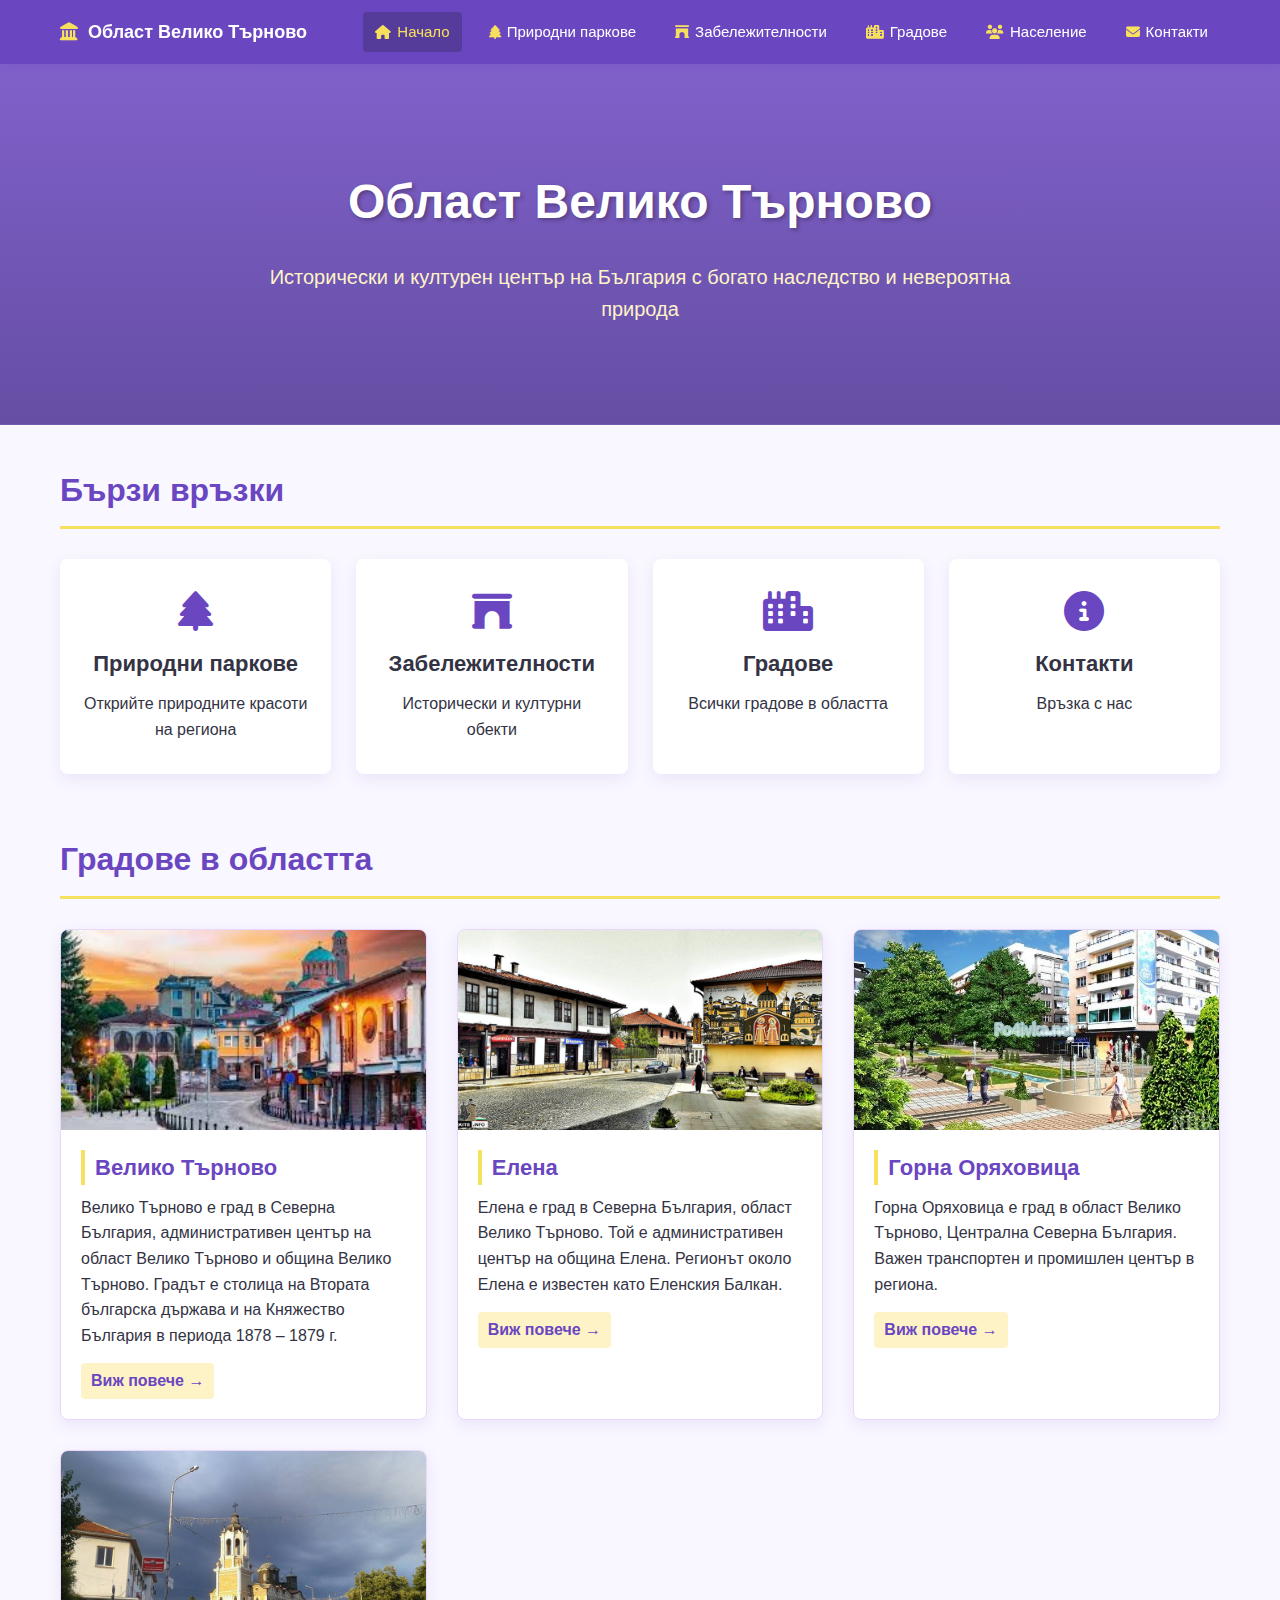
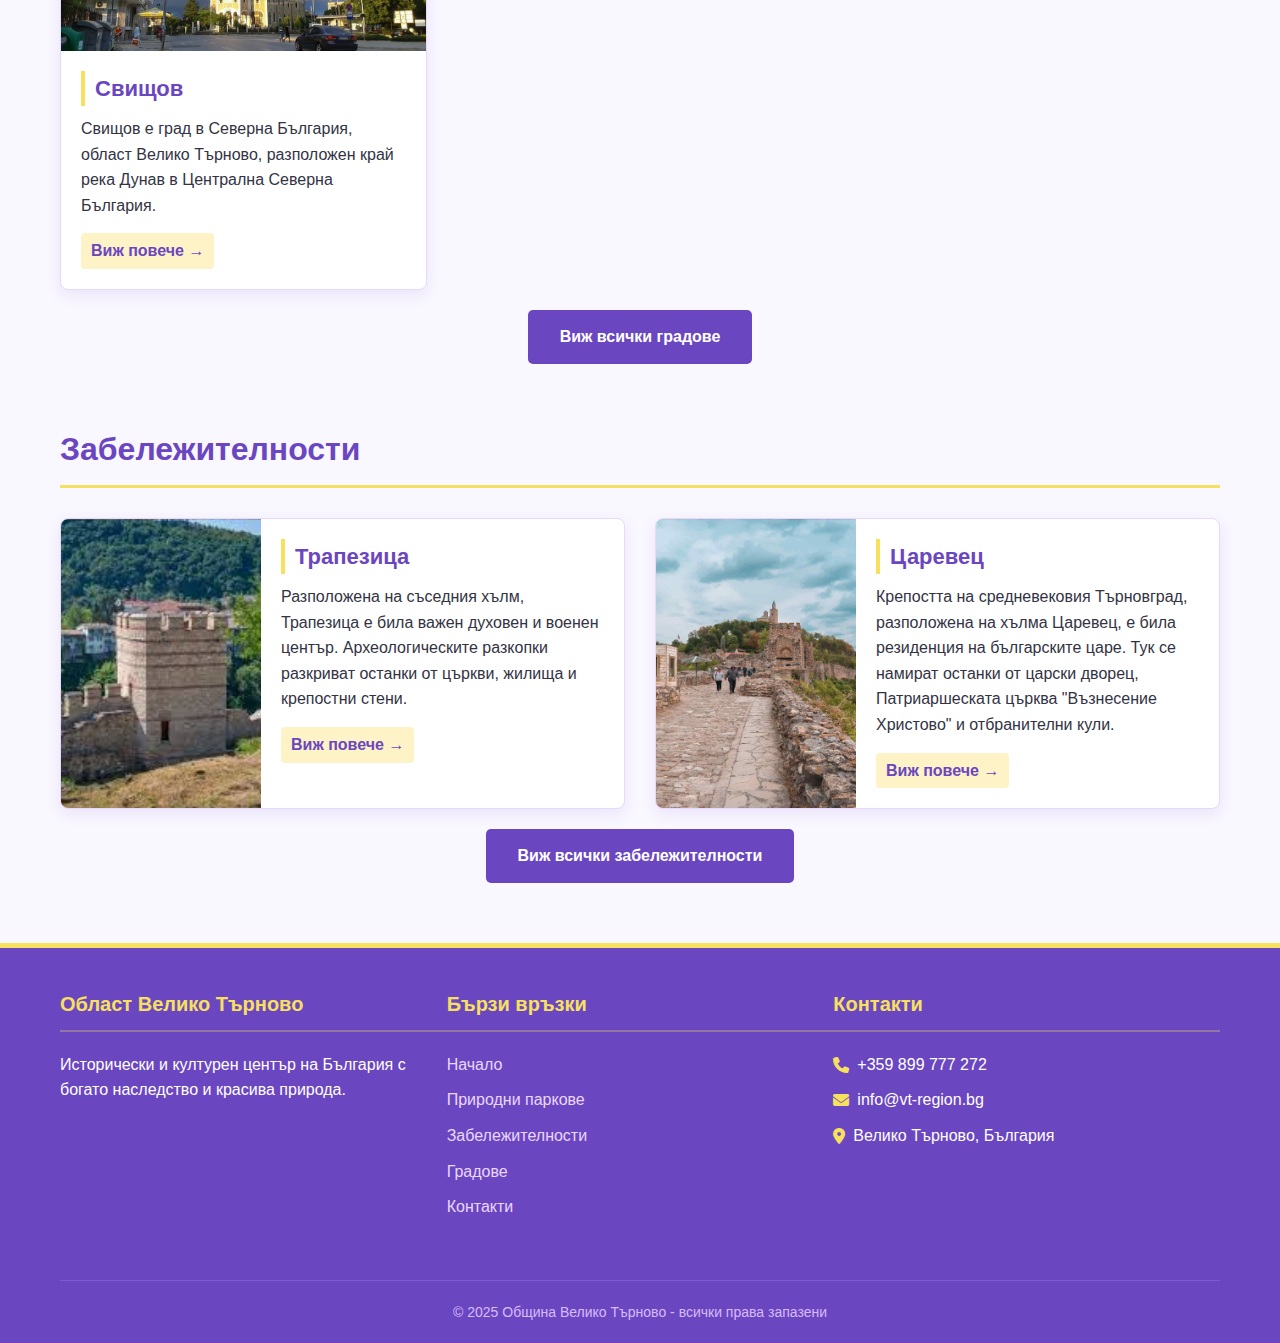
<file: index.html>
<!DOCTYPE html>
<html lang="bg">
<head>
    <meta charset="UTF-8">
    <meta name="viewport" content="width=device-width, initial-scale=1.0">
    <title>Област Велико Търново - Начало</title>
    <link rel="icon"  href="images.png">
    <link rel="stylesheet" href="https://cdnjs.cloudflare.com/ajax/libs/font-awesome/6.4.0/css/all.min.css">
    <link rel="stylesheet" href="style.css">
    <style>
        /* CSS за плавна навигация без JavaScript */
        html {
            scroll-behavior: smooth;
        }
    </style>
</head>
<body>
    <!-- Хедър с навигация -->
    <header>
        <div class="container header-container">
            <div class="logo">
                <i class="fas fa-landmark"></i>
                <span>Област Велико Търново</span>
            </div>
            <nav>
                <ul>
                    <li><a href="index.html" class="active"><i class="fas fa-home"></i> Начало</a></li>
                    <li><a href="parks.html"><i class="fas fa-tree"></i> Природни паркове</a></li>
                    <li><a href="attractions.html"><i class="fas fa-archway"></i> Забележителности</a></li>
                    <li><a href="cities.html"><i class="fas fa-city"></i> Градове</a></li>
                    <li><a href="population.html"><i class="fas fa-users"></i> Население</a></li>
                    <li><a href="contact.html"><i class="fas fa-envelope"></i> Контакти</a></li>
                </ul>
            </nav>
        </div>
    </header>
 
    <!-- Херо секция -->
    <section class="hero" id="home">
        <div class="container">
            <h1>Област Велико Търново</h1>
            <p>Исторически и културен център на България с богато наследство и невероятна природа</p>
        </div>
    </section>
 
    <!-- Основно съдържание -->
    <main class="container">
        <!-- Бързи линкове -->
        <section class="content-section quick-links-section">
            <h2 class="section-title">Бързи връзки</h2>
            <div class="quick-links-grid">
                <a href="parks.html" class="quick-link-card">
                    <i class="fas fa-tree"></i>
                    <h3>Природни паркове</h3>
                    <p>Открийте природните красоти на региона</p>
                </a>
                
                <a href="attractions.html" class="quick-link-card">
                    <i class="fas fa-archway"></i>
                    <h3>Забележителности</h3>
                    <p>Исторически и културни обекти</p>
                </a>
                
                <a href="cities.html" class="quick-link-card">
                    <i class="fas fa-city"></i>
                    <h3>Градове</h3>
                    <p>Всички градове в областта</p>
                </a>
                
                <a href="contact.html" class="quick-link-card">
                    <i class="fas fa-info-circle"></i>
                    <h3>Контакти</h3>
                    <p>Връзка с нас</p>
                </a>
            </div>
        </section>
 
        <!-- Градове секция (преглед) -->
        <section class="content-section" id="cities">
            <h2 class="section-title">Градове в областта</h2>
            <div class="regions-grid">
                <div class="region-card">
                    <div class="region-img"  style="background-image: url(Велико\ Търново.jpg);"></div>
                    <div class="region-content">
                        <h3 class="region-title">Велико Търново</h3>
                        <p>Велико Търново е град в Северна България, административен център на област Велико Търново и община Велико Търново. Градът е столица на Втората българска държава и на Княжество България в периода 1878 – 1879 г.</p>
                        <a href="cities.html#veliko-turnovo" class="read-more">Виж повече →</a>
                    </div>
                </div>
                
                <div class="region-card">
                    <div class="region-img" style="background-image: url(Елена.jpg);"></div>
                    <div class="region-content">
                        <h3 class="region-title">Елена</h3>
                        <p>Елена е град в Северна България, област Велико Търново. Той е административен център на община Елена. Регионът около Елена е известен като Еленския Балкан.</p>
                        <a href="cities.html#elena" class="read-more">Виж повече →</a>
                    </div>
                </div>
                
                <div class="region-card">
                    <div class="region-img" style="background-image: url(Горна\ Оряховица.jpg);"></div>
                    <div class="region-content">
                        <h3 class="region-title">Горна Оряховица</h3>
                        <p>Горна Оряховица е град в област Велико Търново, Централна Северна България. Важен транспортен и промишлен център в региона.</p>
                        <a href="cities.html#gorna-oryahovitsa" class="read-more">Виж повече →</a>
                    </div>
                </div>
                
                <div class="region-card">
                    <div class="region-img" style="background-image: url(Свищов.jpg);"></div>
                    <div class="region-content">
                        <h3 class="region-title">Свищов</h3>
                        <p>Свищов е град в Северна България, област Велико Търново, разположен край река Дунав в Централна Северна България.</p>
                        <a href="cities.html#svishtov" class="read-more">Виж повече →</a>
                    </div>
                </div>
            </div>
            <div class="text-center">
                <a href="cities.html" class="btn-primary">Виж всички градове</a>
            </div>
        </section>
        
        <!-- Забележителности секция (преглед) -->
        <section class="content-section" id="attractions-preview">
            <h2 class="section-title">Забележителности</h2>
            <div class="attractions-container">
                <div class="attraction-card">
                    <div class="attraction-img" style="background-image: url(трапезица.jpg);"></div>
                    <div class="attraction-content">
                        <h3 class="region-title">Трапезица</h3>
                        <p>Разположена на съседния хълм, Трапезица е била важен духовен и военен център. Археологическите разкопки разкриват останки от църкви, жилища и крепостни стени.</p>
                        <a href="attractions.html#trapezitsa" class="read-more">Виж повече →</a>
                    </div>
                </div>
                
                <div class="attraction-card">
                    <div class="attraction-img" style="background-image: url(царевец.jpg);"></div>
                    <div class="attraction-content">
                        <h3 class="region-title">Царевец</h3>
                        <p>Крепостта на средневековия Търновград, разположена на хълма Царевец, е била резиденция на българските царе. Тук се намират останки от царски дворец, Патриаршеската църква "Възнесение Христово" и отбранителни кули.</p>
                        <a href="attractions.html#tsarevets" class="read-more">Виж повече →</a>
                    </div>
                </div>
            </div>
            <div class="text-center">
                <a href="attractions.html" class="btn-primary">Виж всички забележителности</a>
            </div>
        </section>
    </main>
 
    <!-- Футър -->
    <footer id="contact">
        <div class="container">
            <div class="footer-content">
                <div class="footer-section">
                    <h3>Област Велико Търново</h3>
                    <p>Исторически и културен център на България с богато наследство и красива природа.</p>
                </div>
                
                <div class="footer-section">
                    <h3>Бързи връзки</h3>
                    <ul class="footer-links">
                        <li><a href="index.html">Начало</a></li>
                        <li><a href="parks.html">Природни паркове</a></li>
                        <li><a href="attractions.html">Забележителности</a></li>
                        <li><a href="cities.html">Градове</a></li>
                        <li><a href="contact.html">Контакти</a></li>
                    </ul>
                </div>
                
                <div class="footer-section">
                    <h3>Контакти</h3>
                    <ul class="footer-links">
                        <li><i class="fas fa-phone"></i> +359 899 777 272</li>
                        <li><i class="fas fa-envelope"></i> info@vt-region.bg</li>
                        <li><i class="fas fa-map-marker-alt"></i> Велико Търново, България</li>
                    </ul>
                </div>
            </div>
            
            <div class="copyright">
                <p>&copy; 2025 Община Велико Търново - всички права запазени</p>
            </div>
        </div>
    </footer>
</body>
</html>
</file>
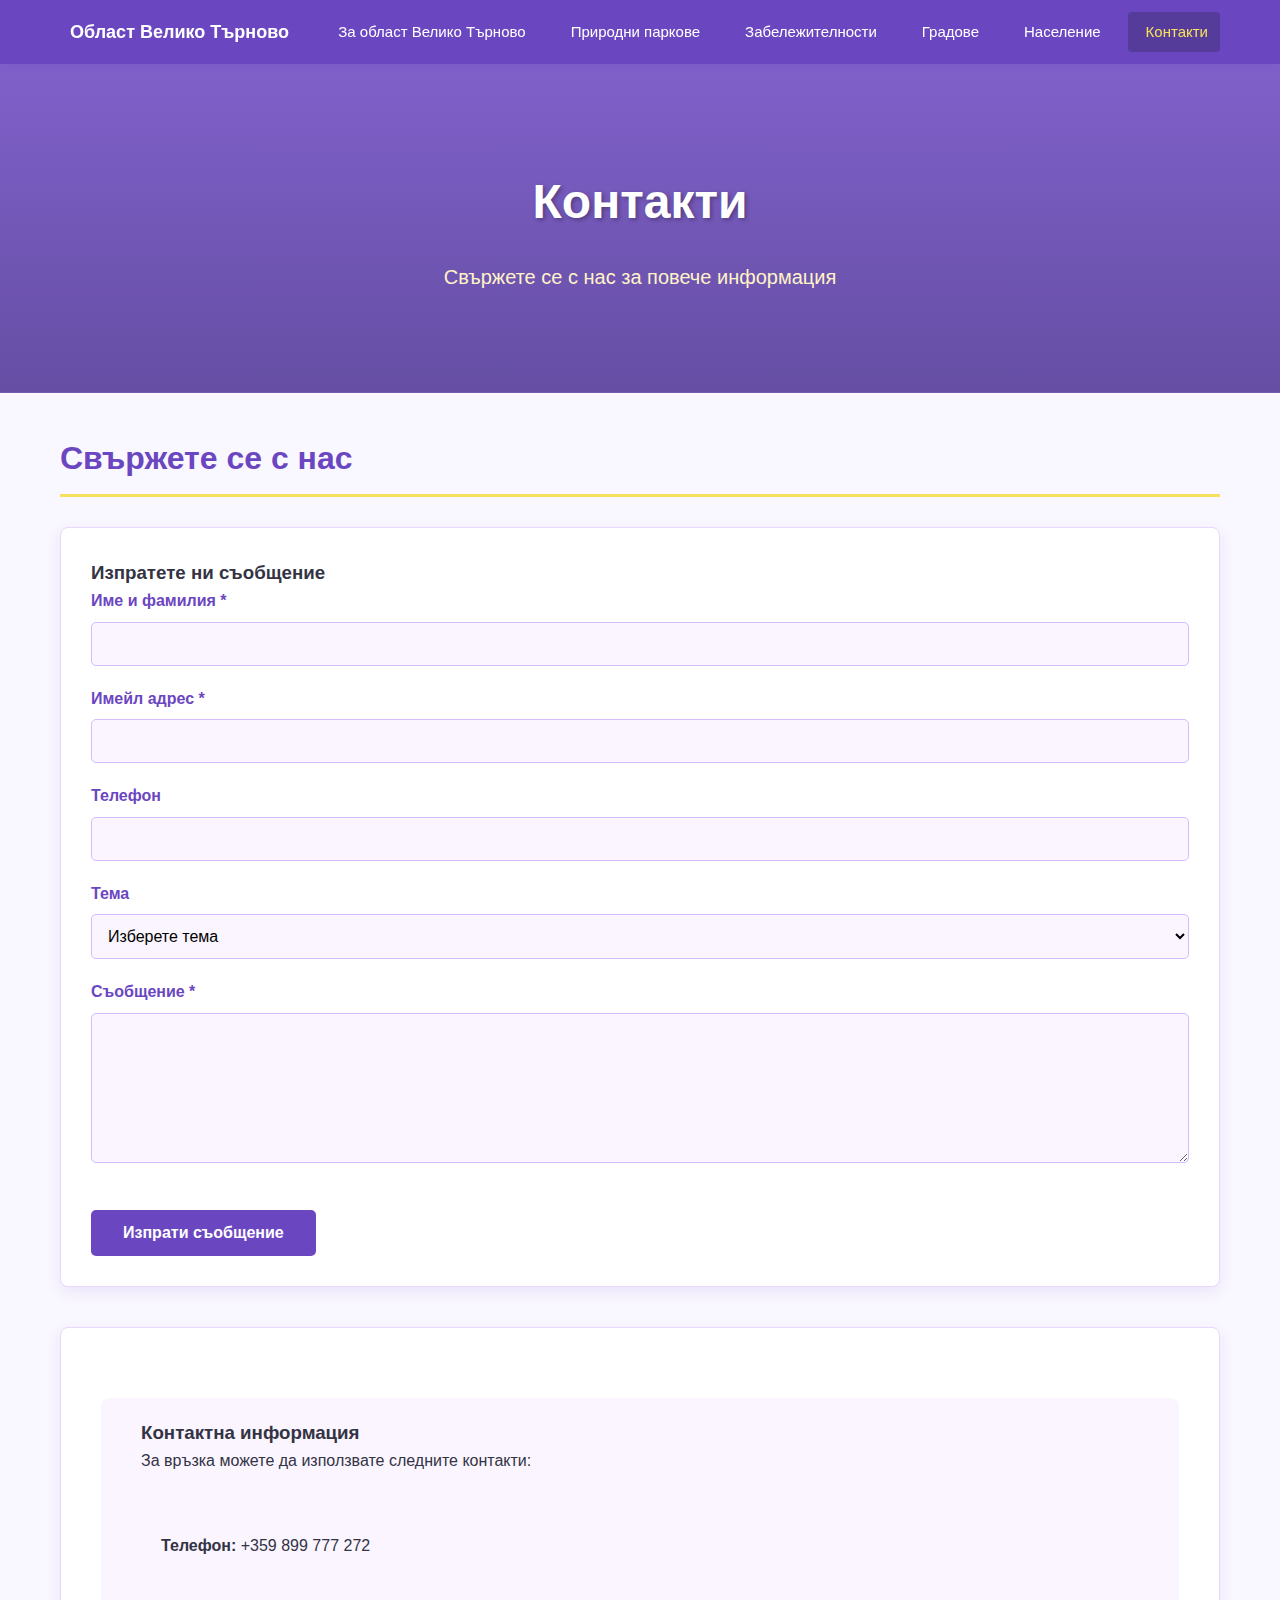
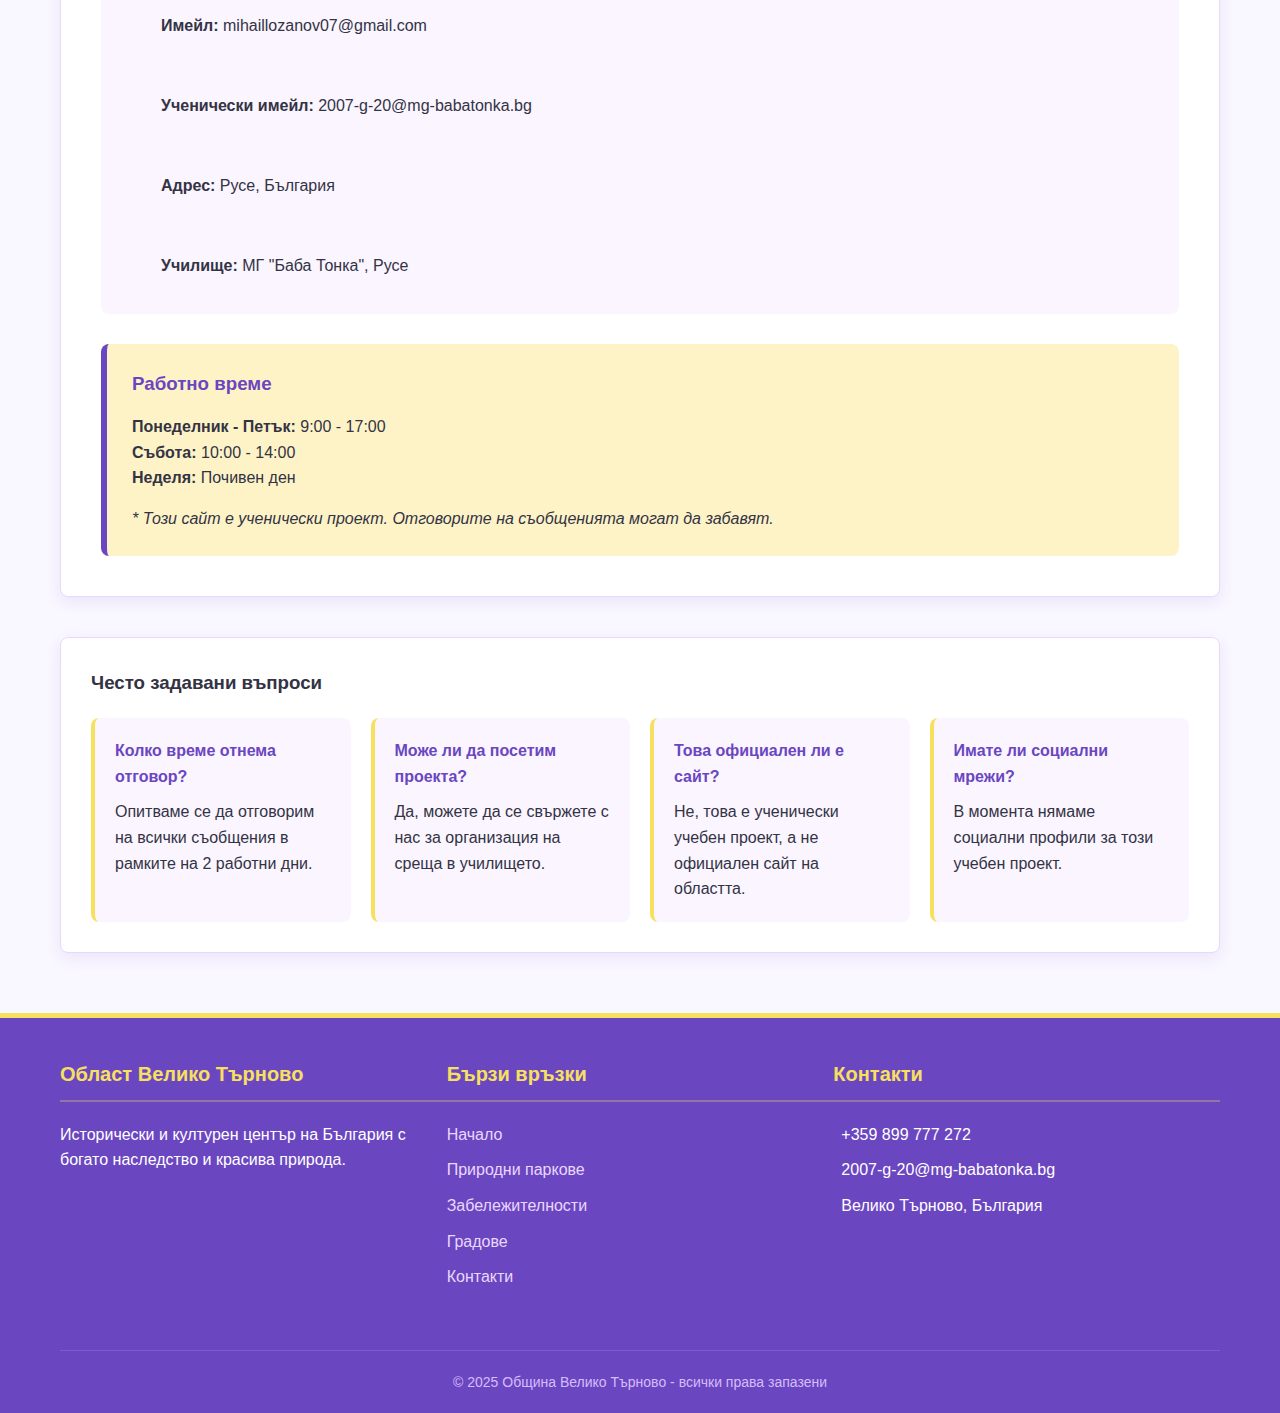
<file: contact.html>
<!DOCTYPE html>
<html lang="bg">
<head>
    <meta charset="UTF-8">
    <meta name="viewport" content="width=device-width, initial-scale=1.0">
    <title>Контакти - Област Велико Търново</title>
    <link rel="stylesheet" href="style.css">
    <link rel="icon"  href="images.png">
    
  
</head>
<body>
    <!-- Хедър с навигация -->
    <header>
        <div class="container header-container">
            <div class="logo">
                <i class="fas fa-landmark"></i>
                <span>Област Велико Търново</span>
            </div>
            <nav>
                <ul>
                    <li><a href="index.html"><i class="fas fa-home"></i> За област Велико Търново</a></li>
                    <li><a href="parks.html"><i class="fas fa-tree"></i> Природни паркове</a></li>
                    <li><a href="attractions.html"><i class="fas fa-archway"></i> Забележителности</a></li>
                    <li><a href="cities.html"><i class="fas fa-city"></i> Градове</a></li>
                    <li><a href="population.html"><i class="fas fa-users"></i> Население</a></li>
                    <li><a href="contact.html" class="active"><i class="fas fa-envelope"></i> Контакти</a></li>
                </ul>
            </nav>
        </div>
    </header>
 

    <section class="hero">
        <div class="container">
            <h1>Контакти</h1>
            <p>Свържете се с нас за повече информация</p>
        </div>
    </section>
 
    <!-- Основно съдържание -->
    <main class="container">
        <section class="content-section">
            <h2 class="section-title">Свържете се с нас</h2>
            
            <div class="contact-form">
                <h3>Изпратете ни съобщение</h3>
                
                <form id="contactForm" action="mailto:students@vt-region.bg" method="post" enctype="text/plain">
                    <div class="form-group">
                        <label for="name">Име и фамилия *</label>
                        <input type="text" id="name" name="name" class="form-control" required>
                    </div>
                    
                    <div class="form-group">
                        <label for="email">Имейл адрес *</label>
                        <input type="email" id="email" name="email" class="form-control" required>
                    </div>
                    
                    <div class="form-group">
                        <label for="phone">Телефон</label>
                        <input type="tel" id="phone" name="phone" class="form-control">
                    </div>
                    
                    <div class="form-group">
                        <label for="subject">Тема</label>
                        <select id="subject" name="subject" class="form-control">
                            <option value="">Изберете тема</option>
                            <option value="info">Обща информация</option>
                            <option value="tourism">Туристическа информация</option>
                            <option value="project">По проект</option>
                            <option value="other">Друго</option>
                        </select>
                    </div>
                    
                    <div class="form-group">
                        <label for="message">Съобщение *</label>
                        <textarea id="message" name="message" class="form-control" rows="5" required></textarea>
                    </div>
                    
                    <button type="submit" class="btn-primary">Изпрати съобщение</button>
                </form>
                
                <!-- Съобщение, което се показва при фокус на формата (CSS only) -->
                <div class="form-success">
                    <p><i class="fas fa-info-circle"></i> <strong>Забележка:</strong> Този сайт е учебен проект. Формата ще отвори вашия имейл клиент. За да работи правилно, трябва да имате настроен имейл клиент на вашия компютър.</p>
                </div>
            </div>
            
            <div class="about-section" style="margin-top: 40px;">
                <div class="students-info">
                    <i class="fas fa-address-book"></i>
                    <div>
                        <h3>Контактна информация</h3>
                        <p>За връзка можете да използвате следните контакти:</p>
                        
                        <div style="margin-top: 20px;">
                            <p><strong><i class="fas fa-phone"></i> Телефон:</strong> +359 899 777 272</p>
                            <p><strong><i class="fas fa-envelope"></i> Имейл:</strong> mihaillozanov07@gmail.com</p>
                            <p><strong><i class="fas fa-envelope"></i> Ученически имейл:</strong> 2007-g-20@mg-babatonka.bg</p>
                            <p><strong><i class="fas fa-map-marker-alt"></i> Адрес:</strong> Русе, България</p>
                            <p><strong><i class="fas fa-school"></i> Училище:</strong> МГ "Баба Тонка", Русе</p>
                        </div>
                    </div>
                </div>
                
                <div class="contact-info" style="margin-top: 30px;">
                    <h3>Работно време</h3>
                    <p><strong>Понеделник - Петък:</strong> 9:00 - 17:00</p>
                    <p><strong>Събота:</strong> 10:00 - 14:00</p>
                    <p><strong>Неделя:</strong> Почивен ден</p>
                    <p style="margin-top: 15px;"><em>* Този сайт е ученически проект. Отговорите на съобщенията могат да забавят.</em></p>
                </div>
            </div>
            
            <div class="population-section" style="margin-top: 40px;">
                <h3>Често задавани въпроси</h3>
                
                <div class="population-info">
                    <div class="population-item">
                        <h4>Колко време отнема отговор?</h4>
                        <p>Опитваме се да отговорим на всички съобщения в рамките на 2 работни дни.</p>
                    </div>
                    
                    <div class="population-item">
                        <h4>Може ли да посетим проекта?</h4>
                        <p>Да, можете да се свържете с нас за организация на среща в училището.</p>
                    </div>
                    
                    <div class="population-item">
                        <h4>Това официален ли е сайт?</h4>
                        <p>Не, това е ученически учебен проект, а не официален сайт на областта.</p>
                    </div>
                    
                    <div class="population-item">
                        <h4>Имате ли социални мрежи?</h4>
                        <p>В момента нямаме социални профили за този учебен проект.</p>
                    </div>
                </div>
            </div>
        </section>
    </main>
 
    <!-- Футър -->
    <footer>
        <div class="container">
            <div class="footer-content">
                <div class="footer-section">
                    <h3>Област Велико Търново</h3>
                    <p>Исторически и културен център на България с богато наследство и красива природа.</p>
                </div>
                
                <div class="footer-section">
                    <h3>Бързи връзки</h3>
                    <ul class="footer-links">
                        <li><a href="index.html">Начало</a></li>
                        <li><a href="parks.html">Природни паркове</a></li>
                        <li><a href="attractions.html">Забележителности</a></li>
                        <li><a href="cities.html">Градове</a></li>
                        <li><a href="contact.html">Контакти</a></li>
                    </ul>
                </div>
                
                <div class="footer-section">
                    <h3>Контакти</h3>
                    <ul class="footer-links">
                        <li><i class="fas fa-phone"></i> +359 899 777 272</li>
                        <li><i class="fas fa-envelope"></i> 2007-g-20@mg-babatonka.bg</li>
                        <li><i class="fas fa-map-marker-alt"></i> Велико Търново, България</li>
                    </ul>
                </div>
            </div>
            
            <div class="copyright">
                <p>&copy; 2025 Община Велико Търново - всички права запазени</p>
            </div>
        </div>
    </footer>
</body>
</html>
</file>
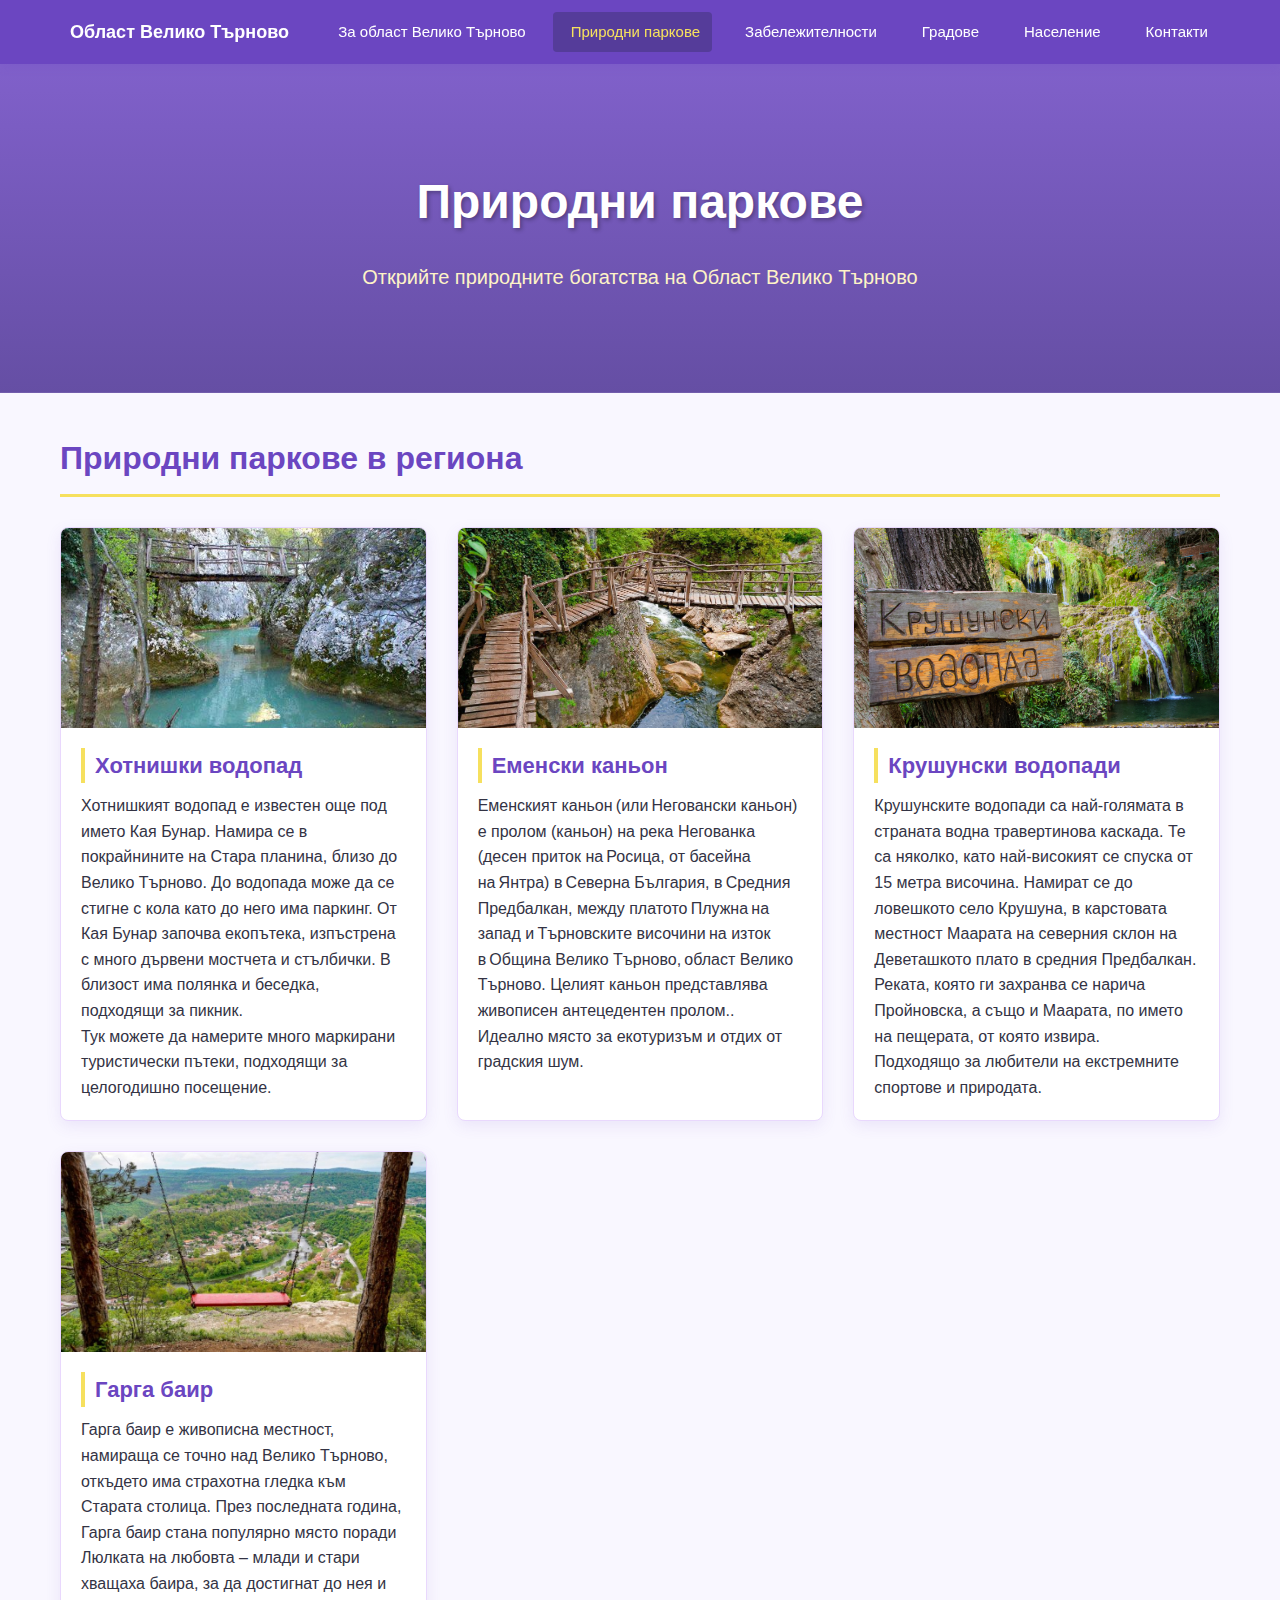
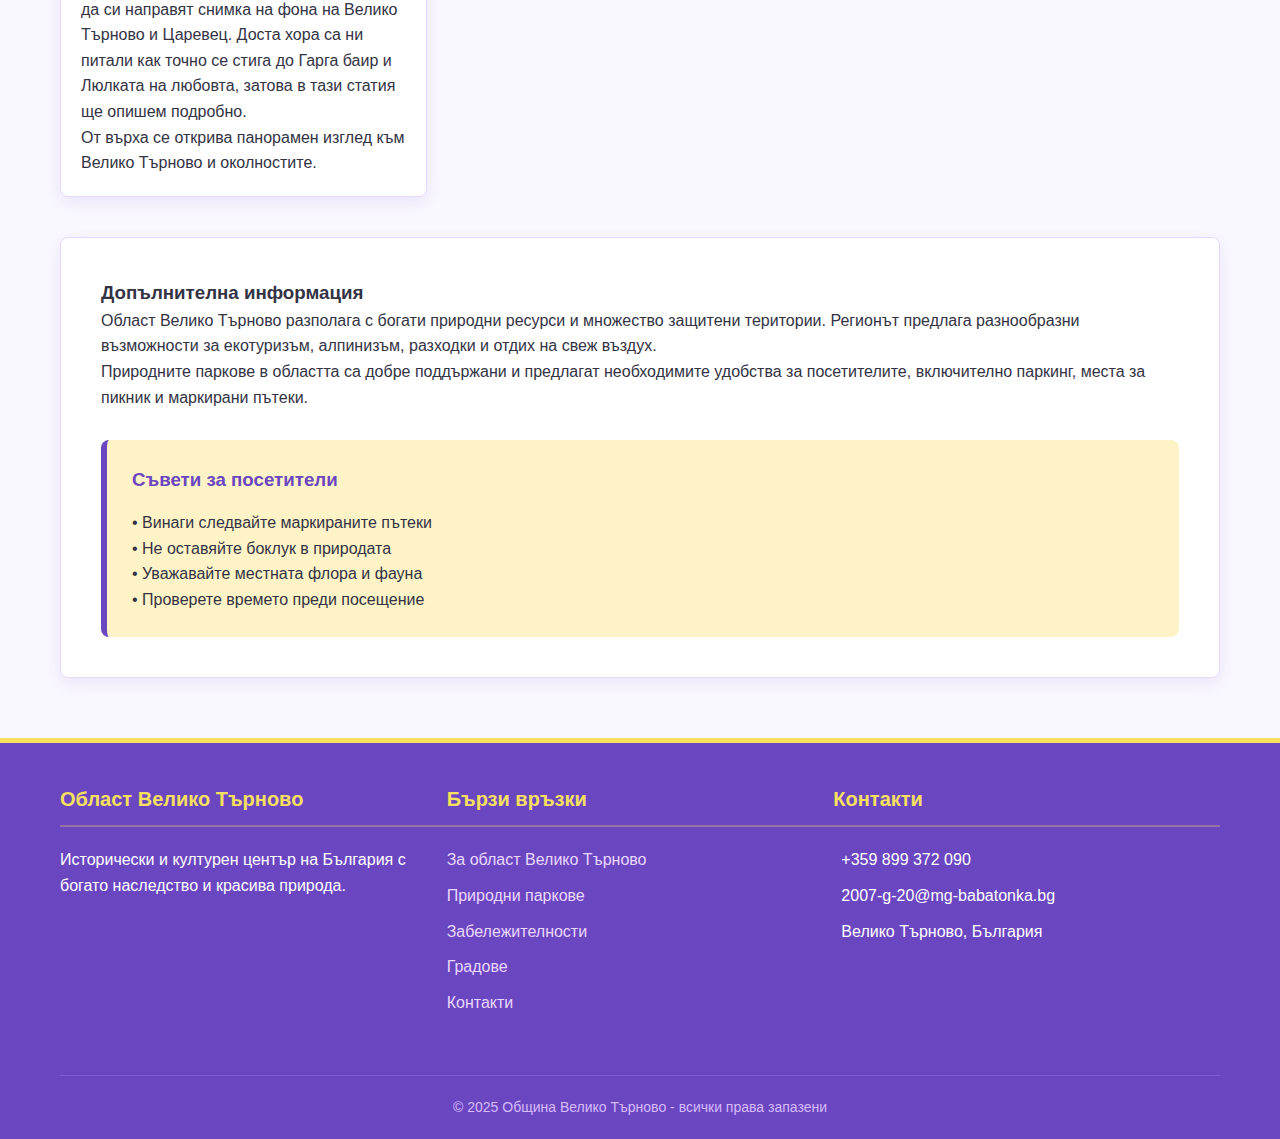
<file: parks.html>
<!DOCTYPE html>
<html lang="bg">
<head>
    <meta charset="UTF-8">
    <meta name="viewport" content="width=device-width, initial-scale=1.0">
    <title>Природни паркове - Област Велико Търново</title>
    <link rel="stylesheet" href="style.css">
    <link rel="icon"  href="images.png">
</head>
<body>
    <!-- Хедър с навигация -->
    <header>
        <div class="container header-container">
            <div class="logo">
                <i class="fas fa-landmark"></i>
                <span>Област Велико Търново</span>
            </div>
            <nav>
                <ul>
                    <li><a href="index.html"><i class="fas fa-home"></i> За област Велико Търново</a></li>
                    <li><a href="parks.html" class="active"><i class="fas fa-tree"></i> Природни паркове</a></li>
                    <li><a href="attractions.html"><i class="fas fa-archway"></i> Забележителности</a></li>
                    <li><a href="cities.html"><i class="fas fa-city"></i> Градове</a></li>
                    <li><a href="population.html"><i class="fas fa-users"></i> Население</a></li>
                    <li><a href="contact.html"><i class="fas fa-envelope"></i> Контакти</a></li>
                </ul>
            </nav>
        </div>
    </header>
 

    <section class="hero">
        <div class="container">
            <h1>Природни паркове</h1>
            <p>Открийте природните богатства на Област Велико Търново</p>
        </div>
    </section>
 
    <!-- Основно съдържание -->
    <main class="container">
        <section class="content-section">
            <h2 class="section-title">Природни паркове в региона</h2>
            
            <div class="regions-grid">
                <div class="region-card">
                    <div class="region-img" style="background-image: url(Хотнишки\ водопад.jpg);"></div>
                    <div class="region-content">
                        <h3 class="region-title">Хотнишки водопад </h3>
                        <p>Хотнишкият водопад е известен още под името Кая Бунар. Намира се в покрайнините на Стара планина, близо до Велико Търново. До водопада може да се стигне с кола като до него има паркинг. От Кая Бунар започва екопътека, изпъстрена с много дървени мостчета и стълбички. В близост има полянка и беседка, подходящи за пикник. </p>
                        <p>Тук можете да намерите много маркирани туристически пътеки, подходящи за целогодишно посещение.</p>
                    </div>
                </div>
                
                <div class="region-card">
                    <div class="region-img" style="background-image: url(еменмски\ каньон.jpg);"></div>
                    <div class="region-content">
                        <h3 class="region-title">Еменски каньон</h3>
                        <p>Еменският каньон (или Неговански каньон) е пролом (каньон) на река Негованка (десен приток на Росица, от басейна на Янтра) в Северна България, в Средния Предбалкан, между платото Плужна на запад и Търновските височини на изток в Община Велико Търново, област Велико Търново. Целият каньон представлява живописен антецедентен пролом..</p>
                        <p>Идеално място за екотуризъм и отдих от градския шум.</p>
                    </div>
                </div>
                
                <div class="region-card">
                    <div class="region-img" style="background-image: url(крушунски\ водопад.webp);"></div>
                    <div class="region-content">
                        <h3 class="region-title">Крушунски водопади</h3>
                        <p>Крушунските водопади са най-голямата в страната водна травертинова каскада. Те са няколко, като най-високият се спуска от 15 метра височина. Намират се до ловешкото село Крушуна, в карстовата местност Маарата на северния склон на Деветашкото плато в средния Предбалкан. Реката, която ги захранва се нарича Пройновска, а също и Маарата, по името на пещерата, от която извира. </p>
                        <p>Подходящо за любители на екстремните спортове и природата.</p>
                    </div>
                </div>
                
                <div class="region-card">
                    <div class="region-img" style="background-image: url(Люлката\ на\ любовта.jpg);"></div>
                    <div class="region-content">
                        <h3 class="region-title">Гарга баир</h3>
                        <p>Гарга баир е живописна местност, намираща се точно над Велико Търново, откъдето има страхотна гледка към Старата столица. През последната година, Гарга баир стана популярно място поради Люлката на любовта – млади и стари хващаха баира, за да достигнат до нея и да си направят снимка на фона на Велико Търново и Царевец. Доста хора са ни питали как точно се стига до Гарга баир и Люлката на любовта, затова в тази статия ще опишем подробно.</p>
                        <p>От върха се открива панорамен изглед към Велико Търново и околностите.</p>
                    </div>
                </div>
            </div>
            
            <div class="about-section" style="margin-top: 40px;">
                <h3>Допълнителна информация</h3>
                <p>Област Велико Търново разполага с богати природни ресурси и множество защитени територии. Регионът предлага разнообразни възможности за екотуризъм, алпинизъм, разходки и отдих на свеж въздух.</p>
                <p>Природните паркове в областта са добре поддържани и предлагат необходимите удобства за посетителите, включително паркинг, места за пикник и маркирани пътеки.</p>
                
                <div class="contact-info" style="margin-top: 30px;">
                    <h3>Съвети за посетители</h3>
                    <p>• Винаги следвайте маркираните пътеки</p>
                    <p>• Не оставяйте боклук в природата</p>
                    <p>• Уважавайте местната флора и фауна</p>
                    <p>• Проверете времето преди посещение</p>
                </div>
            </div>
        </section>
    </main>
 
    <!-- Футър -->
    <footer>
        <div class="container">
            <div class="footer-content">
                <div class="footer-section">
                    <h3>Област Велико Търново</h3>
                    <p>Исторически и културен център на България с богато наследство и красива природа.</p>
                </div>
                
                <div class="footer-section">
                    <h3>Бързи връзки</h3>
                    <ul class="footer-links">
                        <li><a href="index.html">За област Велико Търново</a></li>
                        <li><a href="parks.html">Природни паркове</a></li>
                        <li><a href="attractions.html">Забележителности</a></li>
                        <li><a href="cities.html">Градове</a></li>
                        <li><a href="contact.html">Контакти</a></li>
                    </ul>
                </div>
                
                <div class="footer-section">
                    <h3>Контакти</h3>
                    <ul class="footer-links">
                        <li><i class="fas fa-phone"></i> +359 899 372 090</li>
                        <li><i class="fas fa-envelope"></i> 2007-g-20@mg-babatonka.bg</li>
                        <li><i class="fas fa-map-marker-alt"></i> Велико Търново, България</li>
                    </ul>
                </div>
            </div>
            
            <div class="copyright">
                <p>&copy; 2025 Община Велико Търново - всички права запазени</p>
            </div>
        </div>
    </footer>
 
</body>
</html>
</file>
<file: style.css>
html {
            scroll-behavior: smooth;
        }
       
        .form-success {
            display: none;
            background-color: #d4edda;
            color: #155724;
            padding: 15px;
            border-radius: 5px;
            margin-top: 20px;
            border: 1px solid #c3e6cb;
        }
        
    
        #contactForm:focus-within + .form-success {
            display: block;
        }

        
* {
    margin: 0;
    padding: 0;
    box-sizing: border-box;
    font-family: 'Segoe UI', Tahoma, Geneva, Verdana, sans-serif;
}
 
body {
    background-color: #f9f7ff; 
    color: #333344; 
    line-height: 1.6;
}
 
/* Скрол */
html {
    scroll-behavior: smooth;
    scroll-padding-top: 80px; 
}
 
.container {
    max-width: 1200px;
    margin: 0 auto;
    padding: 0 20px;
}
 
.text-center {
    text-align: center;
}
 
/* Хедър и навигация */
header {
    background-color: #6b46c1; 
    color: white;
    padding: 12px 0;
    box-shadow: 0 2px 10px rgba(107, 70, 193, 0.2);
    position: sticky;
    top: 0;
    z-index: 1000;
}
 
.header-container {
    display: flex;
    justify-content: space-between;
    align-items: center;
}
 
.logo {
    font-size: 18px;
    font-weight: 600;
    display: flex;
    align-items: center;
}
 
.logo i {
    margin-right: 10px;
    color: #f6e05e; 
}
 
nav ul {
    display: flex;
    list-style: none;
}
 
nav ul li {
    margin-left: 15px;
}
 
nav ul li a {
    color: white;
    text-decoration: none;
    font-weight: 500;
    font-size: 15px;
    transition: all 0.3s;
    display: flex;
    align-items: center;
    padding: 8px 12px;
    border-radius: 4px;
}
 
nav ul li a i {
    margin-right: 6px;
    font-size: 14px;
    color: #f6e05e; 
}
 
nav ul li a:hover {
    background-color: rgba(255, 255, 255, 0.15);
    color: #f6e05e; 
}
 
nav ul li a.active {
    background-color: #553c9a; 
    color: #f6e05e; 
}
 

.hero {
    background-image: linear-gradient(rgba(107, 70, 193, 0.85), rgba(85, 60, 154, 0.9)), url('https://images.unsplash.com/photo-1578662996442-48f60103fc96?ixlib=rb-1.2.1&auto=format&fit=crop&w=1350&q=80');
    background-size: cover;
    background-position: center;
    color: white;
    padding: 100px 0;
    text-align: center;
    margin-bottom: 40px;
}
 
.hero h1 {
    font-size: 48px;
    margin-bottom: 20px;
    text-shadow: 2px 2px 4px rgba(0, 0, 0, 0.3);
    color: white;
}
 
.hero p {
    font-size: 20px;
    max-width: 800px;
    margin: 0 auto;
    color: #fef3c7; 
}




/* Основно съдържание */





.content-section {
    margin-bottom: 60px;
}
 
.section-title {
    color: #6b46c1; 
    border-bottom: 3px solid #f6e05e; 
    padding-bottom: 10px;
    margin-bottom: 30px;
    font-size: 32px;
}


 
/* Бързи линкове */



.quick-links-section {
    margin-top: 30px;
}
 
.quick-links-grid {
    display: grid;
    grid-template-columns: repeat(auto-fit, minmax(250px, 1fr));
    gap: 25px;
    margin-top: 30px;
}
 
.quick-link-card {
    background-color: white;
    border-radius: 8px;
    padding: 30px 20px;
    text-align: center;
    box-shadow: 0 5px 15px rgba(107, 70, 193, 0.1);
    transition: all 0.3s ease;
    text-decoration: none;
    color: inherit;
    display: block;
    border: 2px solid transparent;
}
 
.quick-link-card:hover {
    transform: translateY(-10px);
    box-shadow: 0 15px 30px rgba(107, 70, 193, 0.2);
    border-color: #f6e05e;
    color: #6b46c1; 
}
 
.quick-link-card i {
    font-size: 40px;
    margin-bottom: 15px;
    color: #6b46c1; 
}
 
.quick-link-card:hover i {
    color: #f6e05e;
}
 
.quick-link-card h3 {
    margin-bottom: 10px;
    font-size: 22px;
}


 
/* Региони и градове */




.regions-grid {
    display: grid;
    grid-template-columns: repeat(auto-fill, minmax(300px, 1fr));
    gap: 30px;
    margin-top: 30px;
}
 
.region-card {
    background-color: white;
    border-radius: 8px;
    overflow: hidden;
    box-shadow: 0 5px 15px rgba(107, 70, 193, 0.1);
    transition: transform 0.3s;
    border: 1px solid #e9d8fd; 
}
 
.region-card:hover {
    transform: translateY(-10px);
    box-shadow: 0 15px 30px rgba(107, 70, 193, 0.2);
    border-color: #f6e05e; 
}
 
.region-img {
    height: 200px;
    background-size: cover;
    background-position: center;
}
 
.region-content {
    padding: 20px;
}
 
.region-title {
    color: #6b46c1; 
    margin-bottom: 10px;
    font-size: 22px;
    border-left: 4px solid #f6e05e; 
    padding-left: 10px;
}
 
.read-more {
    color: #6b46c1; 
    text-decoration: none;
    font-weight: 600;
    display: inline-block;
    margin-top: 15px;
    transition: color 0.3s;
    padding: 5px 10px;
    border-radius: 4px;
    background-color: #fef3c7; 
}
 
.read-more:hover {
    color: #553c9a; 
    background-color: #f6e05e; 
    text-decoration: none;
}




/* Забележителности */



.attractions-container {
    display: flex;
    flex-wrap: wrap;
    gap: 30px;
    margin-top: 30px;
}
 
.attraction-card {
    flex: 1 1 calc(50% - 30px);
    background-color: white;
    border-radius: 8px;
    overflow: hidden;
    box-shadow: 0 5px 15px rgba(107, 70, 193, 0.1);
    display: flex;
    border: 1px solid #e9d8fd; 
}
 
.attraction-card:hover {
    border-color: #f6e05e; 
    box-shadow: 0 10px 25px rgba(107, 70, 193, 0.2);
}
 
.attraction-img {
    width: 200px;
    background-size: cover;
    background-position: center;
}
 
.attraction-content {
    padding: 20px;
    flex: 1;
}




/* Страница За нас */




.about-section {
    background-color: white;
    border-radius: 8px;
    padding: 40px;
    box-shadow: 0 5px 15px rgba(107, 70, 193, 0.1);
    margin-top: 30px;
    border: 1px solid #e9d8fd; 
}
 
.about-section h2 {
    color: #6b46c1;
    margin-bottom: 20px;
    font-size: 28px;
    border-left: 4px solid #f6e05e;
    padding-left: 15px;
}
 
.students-info {
    display: flex;
    align-items: center;
    margin: 30px 0;
    padding: 20px;
    background-color: #faf5ff; 
    border-radius: 8px;
}
 
.students-info i {
    font-size: 50px;
    color: #6b46c1;
    margin-right: 20px;
}
 
.contact-info {
    background-color: #fef3c7; 
    padding: 25px;
    border-radius: 8px;
    margin-top: 30px;
    border-left: 6px solid #6b46c1; 
}
 
.contact-info h3 {
    color: #6b46c1;
    margin-bottom: 15px;
}



/* Население секция */



.population-section {
    background-color: white;
    border-radius: 8px;
    padding: 30px;
    box-shadow: 0 5px 15px rgba(107, 70, 193, 0.1);
    margin-top: 30px;
    border: 1px solid #e9d8fd; 
}
 
.population-info {
    display: grid;
    grid-template-columns: repeat(auto-fill, minmax(250px, 1fr));
    gap: 20px;
    margin-top: 20px;
}
 
.population-item {
    background-color: #faf5ff; 
    padding: 20px;
    border-radius: 8px;
    border-left: 4px solid #f6e05e; 
}
 
.population-item:hover {
    background-color: #fef3c7; 
}
 
.population-item h4 {
    color: #6b46c1;
    margin-bottom: 10px;
}



/* Бутони */



.btn-primary {
    display: inline-block;
    background-color: #6b46c1; 
    color: white;
    padding: 12px 30px;
    border-radius: 5px;
    text-decoration: none;
    font-weight: 600;
    margin-top: 20px;
    transition: all 0.3s;
    border: 2px solid transparent;
    cursor: pointer;
    font-size: 16px;
}
 
.btn-primary:hover {
    background-color: #553c9a; 
    color: #f6e05e; 
    border-color: #f6e05e; 
    transform: translateY(-3px);
    box-shadow: 0 10px 20px rgba(107, 70, 193, 0.2);
}



/* Футър */



footer {
    background-color: #6b46c1; 
    color: white;
    padding: 40px 0 20px;
    margin-top: 60px;
    border-top: 5px solid #f6e05e; 
}
 
.footer-content {
    display: flex;
    justify-content: space-between;
    flex-wrap: wrap;
    margin-bottom: 30px;
}
 
.footer-section {
    flex: 1;
    min-width: 250px;
    margin-bottom: 20px;
}
 
.footer-section h3 {
    margin-bottom: 20px;
    color: #f6e05e;
    font-size: 20px;
    border-bottom: 2px solid rgba(246, 224, 94, 0.3); 
    padding-bottom: 10px;
}
 
.footer-links {
    list-style: none;
}
 
.footer-links li {
    margin-bottom: 10px;
    display: flex;
    align-items: center;
}
 
.footer-links li i {
    margin-right: 8px;
    color: #f6e05e; 
}
 
.footer-links a {
    color: #e9d8fd; 
    text-decoration: none;
    transition: color 0.3s;
}
 
.footer-links a:hover {
    color: #f6e05e;
}
 
.copyright {
    text-align: center;
    padding-top: 20px;
    border-top: 1px solid #805ad5; 
    color: #d6bcfa; 
    font-size: 14px;
}
 
/* Страница с градове */
.city-details {
    background-color: white;
    border-radius: 8px;
    padding: 30px;
    box-shadow: 0 5px 15px rgba(107, 70, 193, 0.1);
    margin-top: 30px;
    border: 1px solid #e9d8fd; 
}
 
.city-details h3 {
    color: #6b46c1;
    margin: 30px 0 15px;
    padding-bottom: 10px;
    border-bottom: 2px solid #f6e05e; 
}
 
.city-details h3:first-child {
    margin-top: 0;
}
 
/* Контактна форма */
.contact-form {
    background-color: white;
    border-radius: 8px;
    padding: 30px;
    box-shadow: 0 5px 15px rgba(107, 70, 193, 0.1);
    margin-top: 30px;
    border: 1px solid #e9d8fd; 
}
 
.form-group {
    margin-bottom: 20px;
}
 
.form-group label {
    display: block;
    margin-bottom: 8px;
    font-weight: 600;
    color: #6b46c1; 
}
 
.form-control {
    width: 100%;
    padding: 12px;
    border: 1px solid #d6bcfa; 
    border-radius: 5px;
    font-size: 16px;
    background-color: #faf5ff; 
}
 
.form-control:focus {
    outline: none;
    border-color: #6b46c1; 
    box-shadow: 0 0 0 3px rgba(107, 70, 193, 0.1);
}
 
textarea.form-control {
    min-height: 150px;
    resize: vertical;
}
 

:target {
    scroll-margin-top: 80px; 
}
 

.current-page {
    background-color: #553c9a !important;
    color: #f6e05e !important;
}





/* Адаптивен дизайн */




@media (max-width: 992px) {
    nav ul {
        flex-wrap: wrap;
        justify-content: center;
    }
    
    nav ul li {
        margin: 5px 10px;
    }
    
    .attraction-card {
        flex: 1 1 100%;
        flex-direction: column;
    }
    
    .attraction-img {
        width: 100%;
        height: 200px;
    }
}
 
@media (max-width: 768px) {
    .header-container {
        flex-direction: column;
    }
    
    .logo {
        margin-bottom: 15px;
    }
</file>
